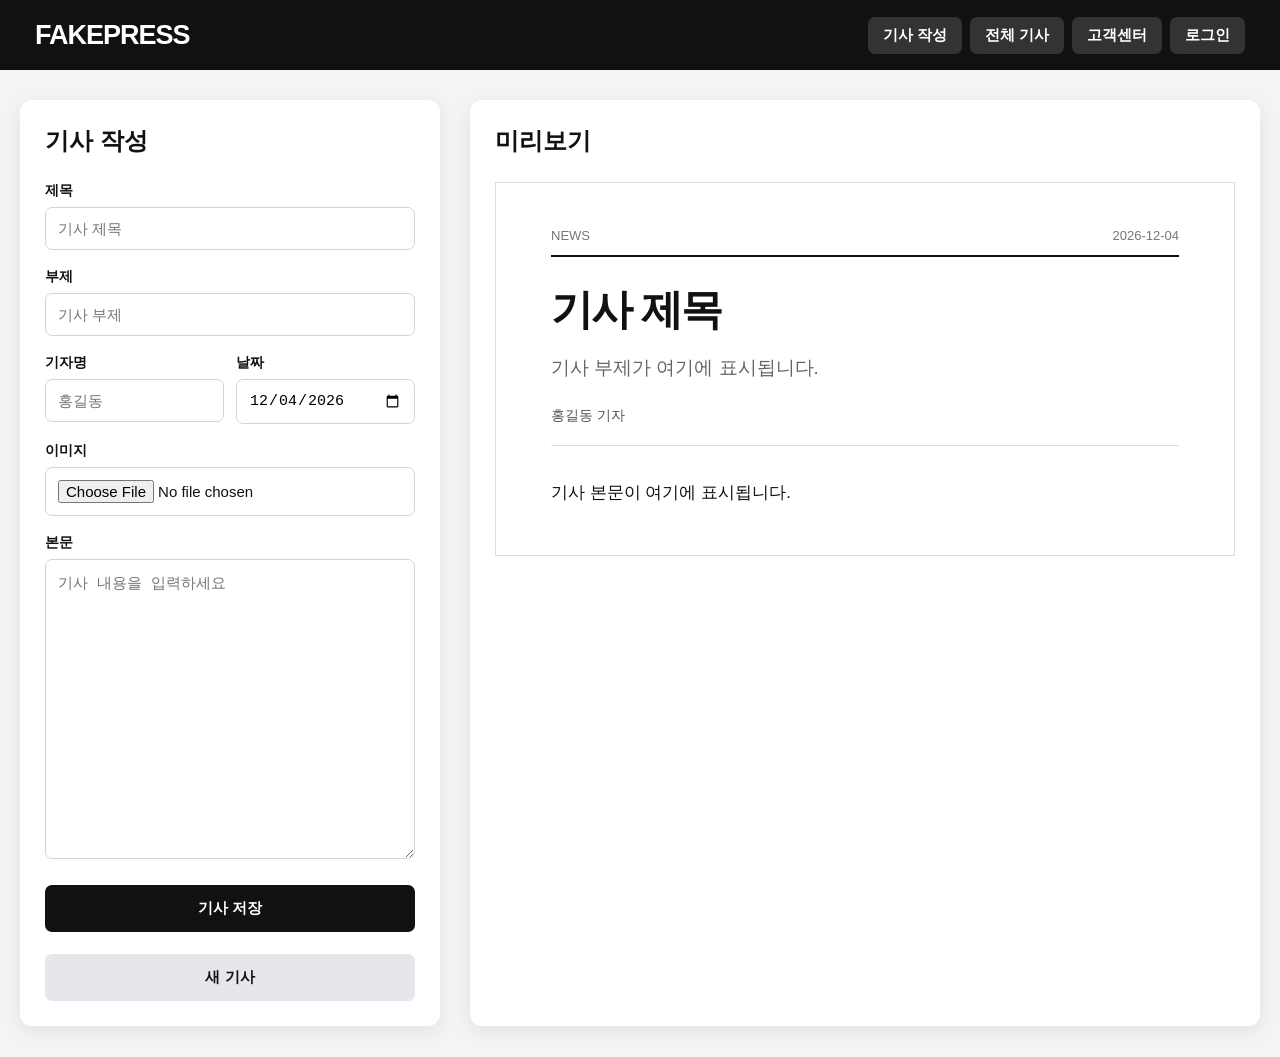
<file: frontend/index.html>
<!DOCTYPE html>
<html lang="ko">

<head>
  <meta charset="UTF-8">
  <meta name="viewport" content="width=device-width, initial-scale=1.0">
  <title>FAKEPRESS</title>
  <link rel="stylesheet" href="style.css">
</head>

<body>

<header>
  <div class="logo">
    FAKEPRESS
  </div>

  <nav>
    <button onclick="showEditor()">
      기사 작성
    </button>

    <button onclick="showArticles()">
      전체 기사
    </button>

    <button onclick="window.open('https://oneid-helpdesk.onrender.com/?service=FAKEPRESS', '_blank')">
      고객센터
    </button>

    <button
      onclick="showLogin()"
      id="loginButton"
    >
      로그인
    </button>

    <!-- 관리자에게만 표시 -->
    <button
      id="adminButton"
      onclick="location.href='admin.html'"
      style="display:none;"
    >
      관리자
    </button>
  </nav>
</header>

<main class="container">

  <!-- 로그인 -->
  <section id="loginPage" hidden>
    <div class="login-box">
      <h2>FAKEPRESS 로그인</h2>

      <p>공통 계정 ONEID로 로그인합니다.</p>
      <button onclick="beginOneIDLogin()">ONEID로 로그인</button>
      <section id="oneidMigrationPanel" hidden>
        <hr>
        <h3>기존 FAKEPRESS 계정 연결</h3>
        <p>기존 기사와 계정을 이어 쓰려면 예전 FAKEPRESS 닉네임과 비밀번호를 한 번 입력하세요. 이 정보는 확인 후 저장하지 않습니다.</p>
        <label>기존 닉네임</label>
        <input id="legacyNickname" type="text" maxlength="20" autocomplete="username">
        <label>기존 비밀번호</label>
        <input id="legacyPassword" type="password" autocomplete="current-password">
        <button class="secondary" onclick="linkLegacyAccount()">기존 계정 연결</button>
        <button class="secondary" onclick="createOneIDSiteAccount()">새 FAKEPRESS 계정으로 시작</button>
        <p id="oneidLoginStatus" role="status" aria-live="polite"></p>
      </section>
    </div>
  </section>

  <!-- 기사 작성 -->
  <section id="editorPage">
    <div class="editor">

      <h2 id="editorTitle">
        기사 작성
      </h2>

      <label>제목</label>
      <input
        id="title"
        type="text"
        placeholder="기사 제목"
      >

      <label>부제</label>
      <input
        id="subtitle"
        type="text"
        placeholder="기사 부제"
      >

      <div class="row">

        <div>
          <label>기자명</label>

          <input
            id="author"
            type="text"
            placeholder="홍길동"
          >
        </div>

        <div>
          <label>날짜</label>

          <input
            id="date"
            type="date"
          >
        </div>

      </div>

      <label>이미지</label>

      <input
        id="image"
        type="file"
        accept="image/*"
      >

      <label>본문</label>

      <textarea
        id="content"
        placeholder="기사 내용을 입력하세요"
      ></textarea>

      <button onclick="saveArticle()">
        기사 저장
      </button>

      <button
        class="secondary"
        onclick="clearEditor()"
      >
        새 기사
      </button>

    </div>

    <div class="preview-area">

      <h2>미리보기</h2>

      <article id="news">

        <div class="news-header">
          <span>NEWS</span>
          <span id="previewDate"></span>
        </div>

        <h1 id="previewTitle">
          기사 제목
        </h1>

        <h3 id="previewSubtitle">
          기사 부제가 여기에 표시됩니다.
        </h3>

        <div class="author">
          <span id="previewAuthor">
            홍길동 기자
          </span>
        </div>

        <img
          id="previewImage"
          class="news-image"
          hidden
        >

        <div
          id="previewContent"
          class="content"
        >
          기사 본문이 여기에 표시됩니다.
        </div>

      </article>

    </div>

  </section>

  <!-- 기사 목록 -->
  <section
    id="articlesPage"
    hidden
  >

    <div class="articles-header">

      <h2>전체 기사</h2>

      <input
        id="search"
        type="text"
        placeholder="기사 검색..."
        oninput="searchArticles()"
      >

    </div>

    <div id="articleList"></div>

  </section>

  <!-- 기사 보기 -->
  <section
    id="viewPage"
    hidden
  >

    <div class="view-top">

      <button
        class="back-button"
        onclick="showArticles()"
      >
        ← 전체 기사
      </button>

      <button
        class="edit-button"
        onclick="editCurrentArticle()"
      >
        기사 편집
      </button>

    </div>

    <article id="viewNews">

      <div class="news-header">
        <span>NEWS</span>
        <span id="viewDate"></span>
      </div>

      <h1 id="viewTitle"></h1>

      <h3 id="viewSubtitle"></h3>

      <div class="author">
        <span id="viewAuthor"></span>
      </div>

      <img
        id="viewImage"
        class="news-image"
        hidden
      >

      <div
        id="viewContent"
        class="content"
      ></div>

    </article>

  </section>

  <!-- 로그인 사용자 -->
  <div
    id="userInfo"
    hidden
  >

    <span id="loggedInUser"></span>

    <button onclick="beginOneIDLogin()">ONEID 로그인</button>

    <button onclick="logout()">
      로그아웃
    </button>

  </div>

</main>

<script src="api-config.js"></script>
<script src="oneid-config.js"></script>
<script src="script.js"></script>

</body>
</html>
</file>
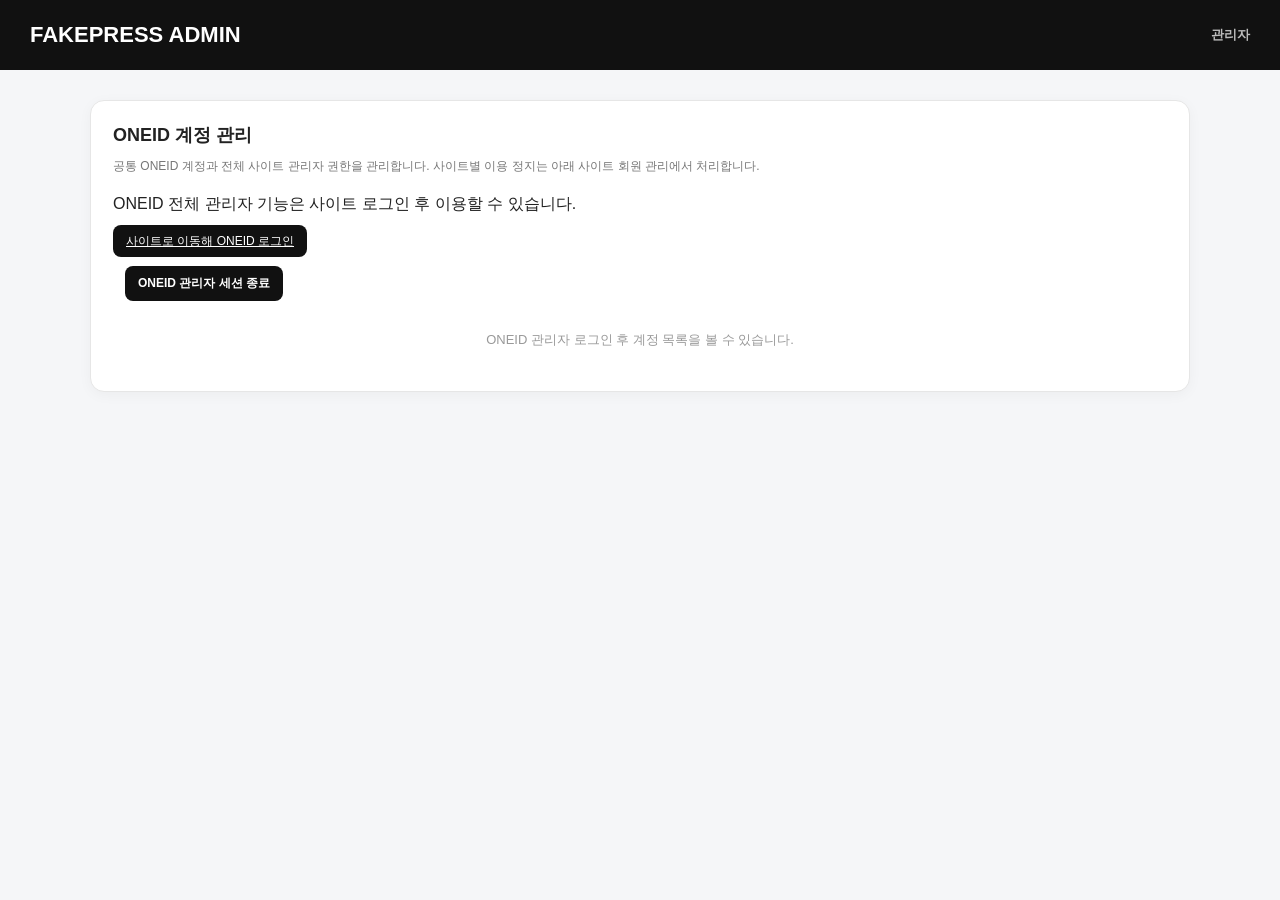
<file: frontend/admin.html>
<!DOCTYPE html>

<html lang="ko">

<head>

    <meta charset="UTF-8">

    <meta
        name="viewport"
        content="width=device-width, initial-scale=1.0"
    >

    <title>FAKEPRESS ADMIN</title>


    <style>

        * {
            box-sizing: border-box;
        }


        body {

            margin: 0;

            background:
                #f5f6f8;

            color:
                #222;

            font-family:
                Arial,
                "Malgun Gothic",
                sans-serif;

        }


        header {

            background:
                #111;

            color:
                white;

            padding:
                22px 30px;

            display:
                flex;

            align-items:
                center;

            justify-content:
                space-between;

        }


        header h1 {

            margin:
                0;

            font-size:
                22px;

            font-weight:
                900;

        }


        #adminNickname {

            color:
                #bbb;

            font-size:
                13px;

            font-weight:
                700;

        }


        main {

            width:
                min(
                    1100px,
                    calc(
                        100% - 32px
                    )
                );

            margin:
                30px auto 60px;

        }


        section {

            background:
                white;

            border:
                1px solid #e6e6e6;

            border-radius:
                14px;

            padding:
                22px;

            margin-bottom:
                20px;

            box-shadow:
                0 3px 14px
                rgba(
                    0,
                    0,
                    0,
                    0.04
                );

        }


        .section-header {

            display:
                flex;

            align-items:
                center;

            justify-content:
                space-between;

            gap:
                12px;

            margin-bottom:
                18px;

        }


        .section-header h2 {

            margin:
                0;

            font-size:
                18px;

            font-weight:
                900;

        }


        .section-description {

            color:
                #777;

            font-size:
                12px;

            line-height:
                1.6;

            margin:
                -8px 0 18px;

        }


        .article-row {

            display:
                flex;

            align-items:
                center;

            justify-content:
                space-between;

            gap:
                15px;

            padding:
                15px 0;

            border-bottom:
                1px solid #eee;

        }


        .article-row:last-child {

            border-bottom:
                0;

        }


        .article-info {

            min-width:
                0;

            flex:
                1;

        }


        .article-title {

            font-size:
                15px;

            font-weight:
                800;

            word-break:
                break-word;

            margin-bottom:
                6px;

        }


        .article-meta {

            color:
                #888;

            font-size:
                12px;

            line-height:
                1.5;

            word-break:
                break-word;

        }


        .empty {

            margin:
                0;

            padding:
                20px 0;

            text-align:
                center;

            color:
                #999;

            font-size:
                13px;

        }


        button {

            border:
                0;

            cursor:
                pointer;

            font-family:
                inherit;

            font-weight:
                800;

            transition:
                0.15s;

        }


        button:hover {

            transform:
                translateY(-1px);

        }


        .refresh {

            background:
                #111;

            color:
                white;

            padding:
                9px 13px;

            border-radius:
                8px;

            font-size:
                12px;

        }


        .refresh:hover {

            background:
                #333;

        }


        .ban {

            background:
                #fff1f0;

            color:
                #d92d20;

            padding:
                8px 12px;

            border-radius:
                8px;

            font-size:
                12px;

        }


        .unban {

            background:
                #ecfdf3;

            color:
                #027a48;

            padding:
                8px 12px;

            border-radius:
                8px;

            font-size:
                12px;

        }


        .admin {

            background:
                #eef4ff;

            color:
                #175cd3;

            padding:
                8px 12px;

            border-radius:
                8px;

            font-size:
                12px;

        }


        .remove-admin {

            background:
                #fff7ed;

            color:
                #c2410c;

            padding:
                8px 12px;

            border-radius:
                8px;

            font-size:
                12px;

        }


        .delete {

            background:
                #d92d20;

            color:
                white;

            padding:
                8px 12px;

            border-radius:
                8px;

            font-size:
                12px;

            flex-shrink:
                0;

        }


        .delete:hover {

            background:
                #b42318;

        }


        .delete-all-btn {

            background:
                #d92d20;

            color:
                white;

            padding:
                9px 13px;

            border-radius:
                8px;

            font-size:
                12px;

        }


        .delete-all-btn:hover {

            background:
                #b42318;

        }


        .status-admin {

            color:
                #175cd3;

            font-weight:
                800;

        }


        .status-banned {

            color:
                #d92d20;

            font-weight:
                800;

        }


        .status-normal {

            color:
                #027a48;

            font-weight:
                800;

        }


        .banned-word-form {

            display:
                flex;

            gap:
                10px;

            margin-bottom:
                15px;

        }


        .banned-word-form input {

            flex:
                1;

            min-width:
                0;

            border:
                1px solid #d5d7da;

            border-radius:
                9px;

            padding:
                11px 13px;

            outline:
                none;

            font-size:
                13px;

            font-family:
                inherit;

        }


        .banned-word-form input:focus {

            border-color:
                #111;

        }


        .add-banned-word {

            background:
                #111;

            color:
                white;

            padding:
                0 16px;

            border-radius:
                9px;

            font-size:
                12px;

            white-space:
                nowrap;

        }


        .add-banned-word:hover {

            background:
                #333;

        }


        #message {

            position:
                fixed;

            left:
                50%;

            bottom:
                25px;

            transform:
                translateX(-50%);

            background:
                #111;

            color:
                white;

            padding:
                12px 18px;

            border-radius:
                10px;

            font-size:
                13px;

            font-weight:
                700;

            display:
                none;

            z-index:
                9999;

            max-width:
                calc(
                    100% - 30px
                );

            text-align:
                center;

            box-shadow:
                0 8px 25px
                rgba(
                    0,
                    0,
                    0,
                    0.2
                );

        }


        .back {

            width:
                100%;

            background:
                #e9eaec;

            color:
                #333;

            padding:
                12px;

            border-radius:
                9px;

            font-size:
                13px;

        }


        .back:hover {

            background:
                #ddd;

        }


        @media (
            max-width: 650px
        ) {

            header {

                padding:
                    18px;

            }


            main {

                width:
                    calc(
                        100% - 20px
                    );

                margin-top:
                    20px;

            }


            section {

                padding:
                    17px;

            }


            .article-row {

                align-items:
                    flex-start;

                flex-direction:
                    column;

            }


            .article-row > button {

                align-self:
                    flex-end;

            }


            .section-header {

                align-items:
                    flex-start;

                flex-direction:
                    column;

            }


            .banned-word-form {

                flex-direction:
                    column;

            }


            .add-banned-word {

                padding:
                    11px;

            }

        }

    </style>

</head>


<body>


<header>

    <h1>
        FAKEPRESS ADMIN
    </h1>

    <div id="adminNickname">
        관리자
    </div>

</header>


<main>


    <!-- =====================================================
         MESSAGE
    ====================================================== -->

    <div id="message"></div>


    <!-- ONEID ACCOUNT MANAGEMENT -->
    <section id="oneidAdminPanel">
        <div class="section-header">
            <h2>ONEID 계정 관리</h2>
            <button id="oneidRefreshButton" class="refresh" type="button" onclick="loadOneIDUsers()" hidden>새로고침</button>
        </div>
        <p class="section-description">
            공통 ONEID 계정과 전체 사이트 관리자 권한을 관리합니다. 사이트별 이용 정지는 아래 사이트 회원 관리에서 처리합니다.
        </p>
        <div id="oneidLoginForm" style="margin:16px 0">
            <p>ONEID 전체 관리자 기능은 사이트 로그인 후 이용할 수 있습니다.</p>
            <a class="refresh" href="index.html">사이트로 이동해 ONEID 로그인</a>
        </div>
        <div id="oneidSession" hidden style="display:flex;align-items:center;gap:12px;margin:12px 0">
            <span id="oneidAdminLabel"></span>
            <button class="refresh" type="button" onclick="oneidAdminLogout()">ONEID 관리자 세션 종료</button>
        </div>
        <div id="oneidMessage" class="section-description" aria-live="polite"></div>
        <div id="oneidUserList">
            <p class="empty">ONEID 관리자 로그인 후 계정 목록을 볼 수 있습니다.</p>
        </div>
    </section>


    <!-- =====================================================
         USERS
    ====================================================== -->

    <section>

        <div class="section-header">

            <h2>
                사이트 회원 관리
            </h2>

            <button
                class="refresh"
                onclick="loadUsers()"
            >
                새로고침
            </button>

        </div>


        <p class="section-description">
            아래 목록의 정지 상태는 이 사이트에만 적용됩니다. 공통 계정과 전체 사이트 관리자 권한은 위의 ONEID 계정 관리에서 처리합니다.
        </p>

        <div id="userList">

            <p class="empty">
                불러오는 중...
            </p>

        </div>

    </section>


    <!-- =====================================================
         BANNED WORDS
    ====================================================== -->

    <section>

        <div class="section-header">

            <h2>
                금지어 관리
            </h2>

            <button
                class="refresh"
                onclick="loadBannedWords()"
            >
                새로고침
            </button>

        </div>


        <p class="section-description">

            금지어가 들어간 기존 기사는
            금지어 등록 즉시 자동 삭제됩니다.
            새 기사 작성 및 기사 수정에도
            금지어가 적용됩니다.

        </p>


        <div class="banned-word-form">

            <input
                id="bannedWordInput"
                type="text"
                maxlength="100"
                placeholder="등록할 금지어를 입력하세요"
                autocomplete="off"
            >


            <button
                class="add-banned-word"
                onclick="addBannedWord()"
            >
                금지어 추가
            </button>

        </div>


        <div id="bannedWordList">

            <p class="empty">
                불러오는 중...
            </p>

        </div>

    </section>


    <!-- =====================================================
         ARTICLES
    ====================================================== -->

    <section>

        <div class="section-header">

            <h2>
                기사 관리
            </h2>


            <div
                style="
                    display:flex;
                    gap:8px;
                    flex-wrap:wrap;
                "
            >

                <button
                    class="delete-all-btn"
                    onclick="deleteAllArticles()"
                >
                    전체 기사 삭제
                </button>


                <button
                    class="refresh"
                    onclick="loadArticles()"
                >
                    새로고침
                </button>

            </div>

        </div>


        <div id="articleList">

            <p class="empty">
                불러오는 중...
            </p>

        </div>

    </section>


    <!-- =====================================================
         BACK
    ====================================================== -->

    <section>

        <button
            class="back"
            onclick="
                location.href='index.html'
            "
        >
            FAKEPRESS로 돌아가기
        </button>

    </section>


</main>


<script src="oneid-config.js"></script>
<script src="admin.js"></script>


</body>

</html>
</file>
<file: frontend/style.css>
* {
  box-sizing: border-box;
}


body {

  margin: 0;

  background: #f3f4f6;

  color: #111;

  font-family:
    Arial,
    "Noto Sans KR",
    sans-serif;
}


[hidden] {
  display: none !important;
}


/* =========================
   HEADER
========================= */

header {

  height: 70px;

  background: #111;

  color: white;

  display: flex;

  align-items: center;

  padding: 0 35px;
}


.logo {

  font-size: 27px;

  font-weight: 900;

  letter-spacing: -1px;
}


nav {

  margin-left: auto;

  display: flex;

  flex-direction: row;

  align-items: center;

  gap: 8px;
}


nav button {

  width: auto;

  margin: 0;

  padding: 9px 15px;

  background: #333;

  color: white;

  white-space: nowrap;
}


nav button:hover {

  background: #555;
}


/* =========================
   CONTAINER
========================= */

.container {

  max-width: 1400px;

  margin: 30px auto;

  padding: 0 20px;
}


/* =========================
   LOGIN
========================= */

#loginPage {

  min-height: 500px;

  display: flex;

  justify-content: center;

  align-items: center;
}


#loginPage[hidden] {

  display: none !important;
}


.login-box {

  width: 400px;

  background: white;

  border-radius: 12px;

  padding: 35px;

  box-shadow:
    0 5px 20px
    rgba(0, 0, 0, 0.08);
}


.login-box h2 {

  margin-top: 0;

  margin-bottom: 25px;
}


.login-box button {

  margin-top: 15px;
}


/* =========================
   USER INFO
========================= */

#userInfo {

  position: fixed;

  top: 85px;

  right: 25px;

  background: white;

  padding: 10px 15px;

  border-radius: 8px;

  box-shadow:
    0 3px 12px
    rgba(0, 0, 0, 0.12);

  z-index: 10;

  display: flex;

  align-items: center;

  gap: 10px;
}


#userInfo[hidden] {

  display: none !important;
}


#userInfo button {

  width: auto;

  margin: 0;

  padding: 7px 12px;
}


/* =========================
   EDITOR
========================= */

#editorPage {

  display: grid;

  grid-template-columns: 420px 1fr;

  gap: 30px;
}


#editorPage[hidden] {

  display: none !important;
}


.editor,
.preview-area {

  background: white;

  border-radius: 12px;

  padding: 25px;

  box-shadow:
    0 5px 20px
    rgba(0, 0, 0, 0.08);
}


.editor h2,
.preview-area h2 {

  margin-top: 0;

  margin-bottom: 25px;
}


label {

  display: block;

  font-size: 14px;

  font-weight: bold;

  margin: 18px 0 7px;
}


input,
textarea {

  width: 100%;

  border: 1px solid #d1d5db;

  border-radius: 7px;

  padding: 12px;

  font-size: 15px;

  outline: none;
}


input:focus,
textarea:focus {

  border-color: #111;
}


textarea {

  height: 300px;

  resize: vertical;

  line-height: 1.7;
}


.row {

  display: grid;

  grid-template-columns: 1fr 1fr;

  gap: 12px;
}


button {

  width: 100%;

  margin-top: 22px;

  padding: 14px;

  border: 0;

  border-radius: 7px;

  background: #111;

  color: white;

  font-size: 15px;

  font-weight: bold;

  cursor: pointer;
}


button:hover {

  background: #333;
}


.secondary {

  background: #e5e7eb;

  color: #111;
}


.secondary:hover {

  background: #d1d5db;
}


/* =========================
   NEWS
========================= */

#news,
#viewNews {

  background: white;

  max-width: 850px;

  margin: auto;

  padding: 45px 55px;

  border: 1px solid #ddd;
}


.news-header {

  display: flex;

  justify-content: space-between;

  padding-bottom: 12px;

  border-bottom: 2px solid #111;

  font-size: 13px;

  color: #777;
}


#previewTitle,
#viewTitle {

  font-size: 42px;

  line-height: 1.2;

  margin: 28px 0 12px;

  letter-spacing: -2px;
}


#previewSubtitle,
#viewSubtitle {

  color: #666;

  font-weight: normal;

  line-height: 1.5;

  margin-bottom: 25px;
}


.author {

  padding-bottom: 20px;

  border-bottom: 1px solid #ddd;

  font-size: 14px;

  color: #555;
}


.news-image {

  width: 100%;

  max-height: 500px;

  object-fit: cover;

  margin-top: 25px;
}


.content {

  margin-top: 30px;

  font-size: 17px;

  line-height: 2;

  white-space: pre-wrap;
}


/* =========================
   ARTICLES
========================= */

.articles-header {

  display: flex;

  align-items: center;

  justify-content: space-between;

  gap: 20px;

  margin-bottom: 25px;
}


.articles-header h2 {

  margin: 0;
}


.articles-header input {

  width: 300px;
}


#articleList {

  display: grid;

  grid-template-columns:
    repeat(3, 1fr);

  gap: 20px;
}


.article-card {

  background: white;

  border: 1px solid #ddd;

  border-radius: 10px;

  overflow: hidden;

  cursor: pointer;

  transition: 0.15s;
}


.article-card:hover {

  transform: translateY(-3px);

  box-shadow:
    0 8px 20px
    rgba(0, 0, 0, 0.1);
}


.article-card img {

  width: 100%;

  height: 180px;

  object-fit: cover;
}


.article-info {

  padding: 18px;
}


.article-date {

  color: #888;

  font-size: 12px;

  margin-bottom: 8px;
}


.article-info h2 {

  margin: 0 0 8px;

  font-size: 21px;

  line-height: 1.35;
}


.article-info p {

  color: #666;

  margin: 0 0 15px;

  line-height: 1.5;
}


.article-info span {

  font-size: 13px;

  color: #555;
}


.empty {

  padding: 80px 20px;

  text-align: center;

  color: #888;

  background: white;

  border-radius: 10px;
}


/* =========================
   VIEW
========================= */

.view-top {

  max-width: 850px;

  margin: 0 auto 15px;

  display: flex;

  justify-content: space-between;

  gap: 10px;
}


.view-top button {

  width: auto;

  margin: 0;
}


.back-button {

  background: #e5e7eb;

  color: #111;
}


.back-button:hover {

  background: #d1d5db;
}


.edit-button {

  background: #111;
}


/* =========================
   MOBILE
========================= */

@media (max-width: 900px) {

  #editorPage {

    grid-template-columns: 1fr;

  }


  #previewTitle,
  #viewTitle {

    font-size: 30px;

  }


  #news,
  #viewNews {

    padding: 30px;

  }


  #articleList {

    grid-template-columns: 1fr;

  }


  .articles-header {

    align-items: stretch;

    flex-direction: column;

  }


  .articles-header input {

    width: 100%;

  }


  .login-box {

    width: 100%;

    max-width: 400px;

  }

}
</file>
